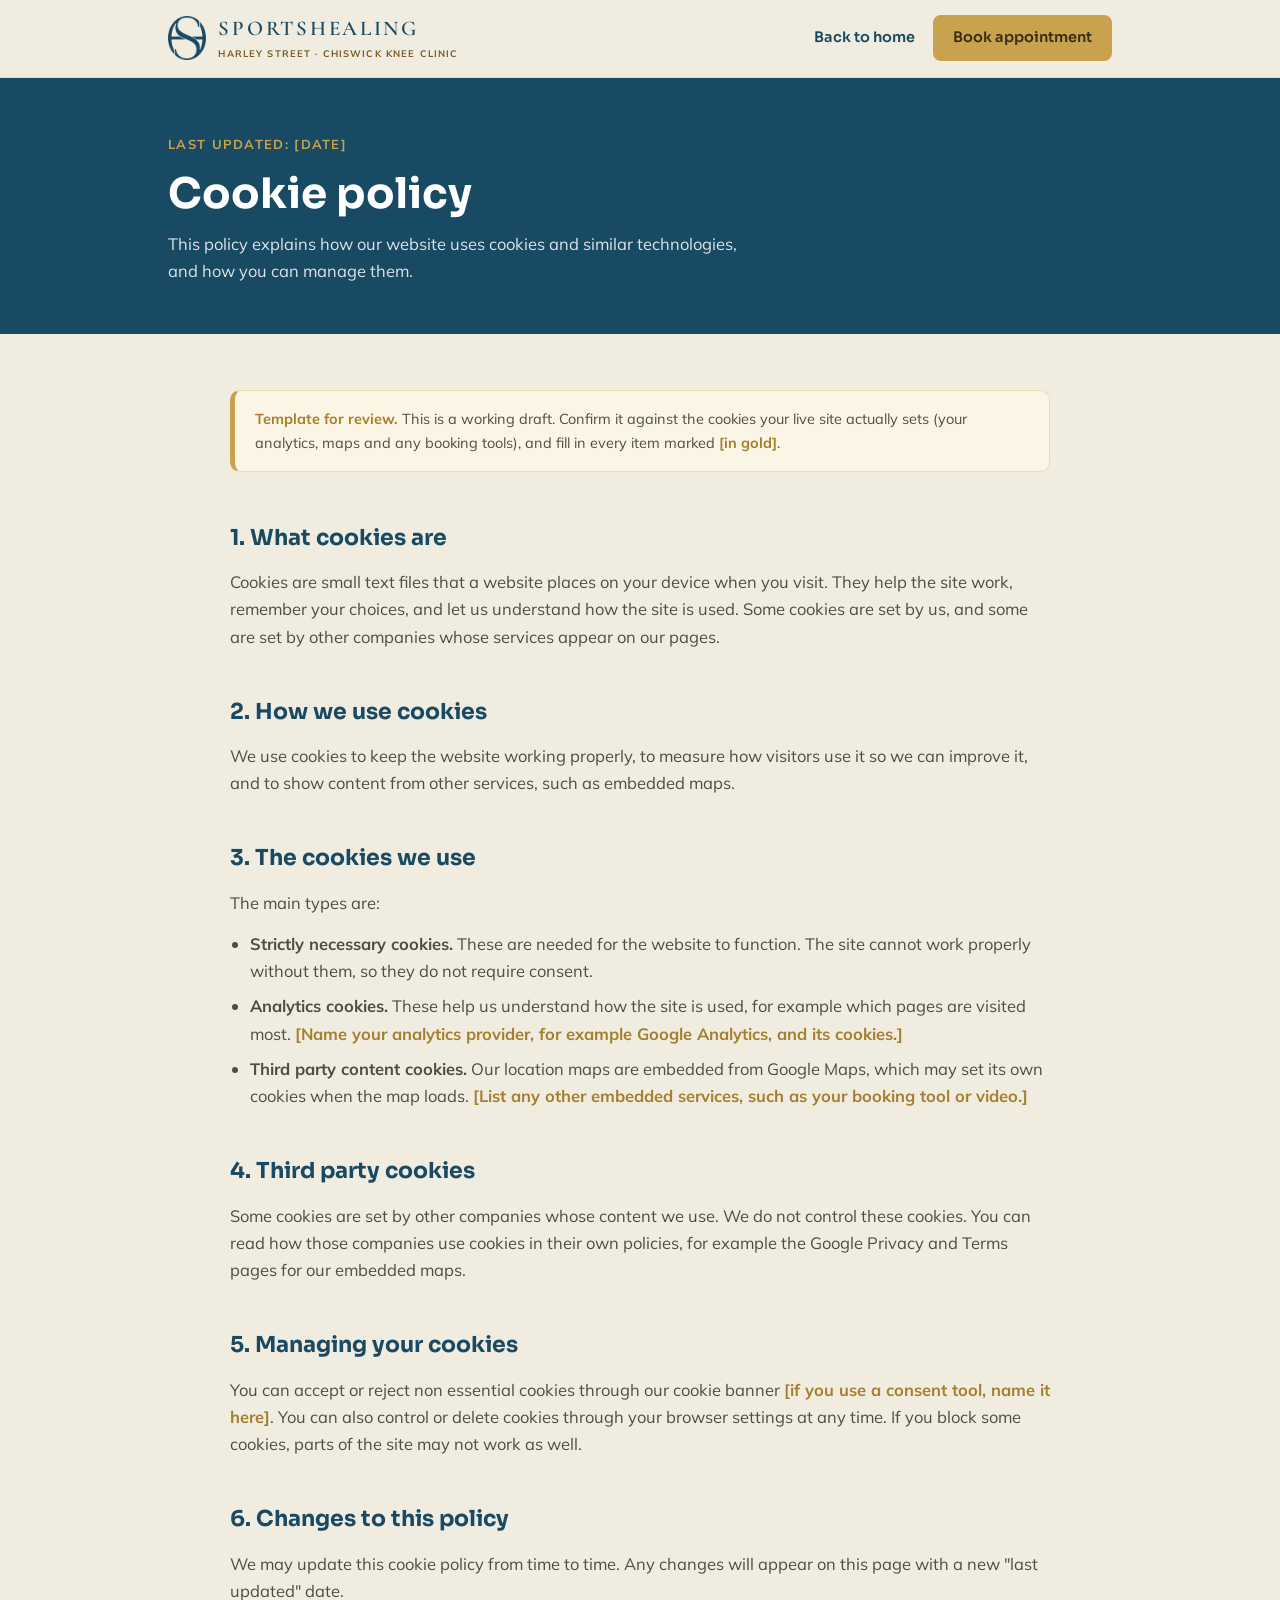
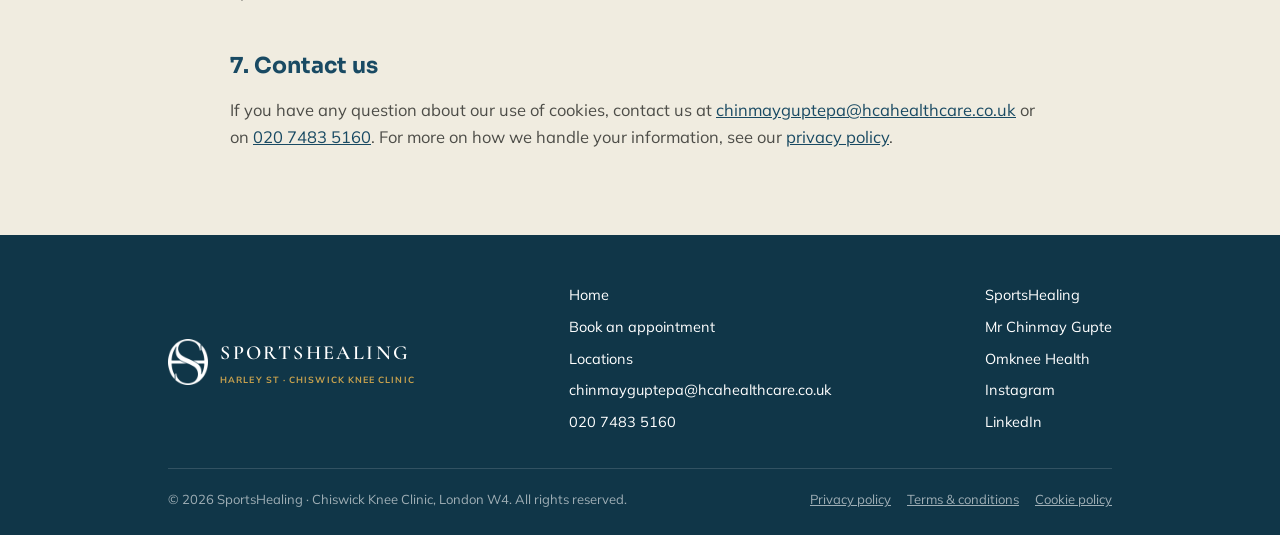
<file: cookie-policy.html>
<!DOCTYPE html>
<html lang="en-GB">
<head>
<meta charset="utf-8">
<meta name="viewport" content="width=device-width, initial-scale=1.0">
<title>Cookie Policy | Chiswick Knee Clinic</title>
<meta name="description" content="How the Chiswick Knee Clinic website uses cookies and how you can manage them.">
<meta name="robots" content="noindex">
<link rel="icon" type="image/png" sizes="32x32" href="assets/favicon-32.png">
<link rel="apple-touch-icon" href="assets/apple-touch-icon.png">
<link rel="canonical" href="https://chiswickkneeclinic.com/cookie-policy.html">
<meta name="site-version" content="v0.2.3">
<script type="application/ld+json">
{"@context":"https://schema.org","@type":"WebPage","name":"Cookie policy","url":"https://chiswickkneeclinic.com/cookie-policy.html","isPartOf":{"@type":"MedicalClinic","name":"Chiswick Knee Clinic","url":"https://chiswickkneeclinic.com/"},"publisher":{"@type":"Organization","name":"Sports Healing Ltd"}}
</script>
<link rel="preload" href="assets/fonts/mulish-latin.woff2" as="font" type="font/woff2" crossorigin>
<link rel="stylesheet" href="assets/fonts/fonts.css">
<style>
  :root{--primary:#194A63;--primary-dark:#103648;--gold:#C8A24E;--gold-dark:#A67F2E;
    --cream:#F0ECE0;--greige:#E4DFD0;--card:#FFFFFF;--ink:#22282c;--body:#4d4d48;--line:#E3DDCE;
    --display:'Sora',system-ui,sans-serif;--sans:'Mulish',system-ui,sans-serif;--serif:'Cormorant Garamond',Georgia,serif}
  *{box-sizing:border-box;margin:0;padding:0}
  body{font-family:var(--sans);color:var(--body);background:var(--cream);line-height:1.65;font-size:16.5px}
  a{color:var(--primary)}
  .wrap{max-width:1000px;margin:0 auto;padding:0 28px}
  :focus-visible{outline:3px solid var(--gold);outline-offset:3px}
  /* header */
  header{background:rgba(240,236,224,.94);backdrop-filter:blur(8px);border-bottom:1px solid var(--line);position:sticky;top:0;z-index:20}
  header .wrap{display:flex;align-items:center;gap:16px;padding:15px 28px}
  .brand{display:flex;align-items:center;gap:12px;text-decoration:none}
  .brand img{height:44px}
  .brand .wm{font-family:var(--serif);font-weight:600;font-size:21px;letter-spacing:.13em;color:var(--primary);text-transform:uppercase;line-height:1}
  .brand .loc{display:block;font-size:9.5px;letter-spacing:.12em;text-transform:uppercase;color:#7a5d22;font-weight:700;margin-top:4px;font-family:var(--sans)}
  header .sp{margin-left:auto;display:flex;gap:18px;align-items:center}
  header .sp a{font-family:var(--display);font-weight:600;font-size:14.5px;text-decoration:none}
  .btn{display:inline-flex;align-items:center;gap:8px;background:var(--gold);color:#3a2e12;font-family:var(--display);font-weight:600;
    font-size:14.5px;padding:11px 20px;border-radius:8px;text-decoration:none}
  /* title */
  .title{background:var(--primary);color:#fff;padding:56px 0 50px}
  .title h1{font-family:var(--display);font-size:42px;color:#fff;line-height:1.1;margin-bottom:12px}
  .title p{color:rgba(255,255,255,.85);max-width:60ch}
  .title .upd{font-size:13px;letter-spacing:.1em;text-transform:uppercase;color:var(--gold);font-weight:700;margin-bottom:16px}
  /* body */
  main{padding:56px 0 70px}
  .legal{max-width:820px;margin:0 auto}
  .note{background:#fbf5e6;border:1px solid #ecdcb4;border-left:5px solid var(--gold);border-radius:10px;padding:16px 20px;margin-bottom:40px;font-size:14.5px}
  .note b{color:var(--gold-dark)}
  .legal h2{font-family:var(--display);color:var(--primary);font-size:22px;margin:36px 0 12px;padding-top:8px}
  .legal p{margin-bottom:14px}
  .legal ul{margin:0 0 16px 20px}
  .legal li{margin-bottom:8px}
  .ph{color:var(--gold-dark);font-weight:700}
  /* footer */
  footer{background:var(--primary-dark);color:rgba(255,255,255,.82);padding:48px 0 24px;margin-top:0}
  footer .cols{display:flex;justify-content:space-between;gap:30px;flex-wrap:wrap;padding-bottom:26px;border-bottom:1px solid rgba(255,255,255,.14)}
  footer .fb{display:flex;align-items:center;gap:12px}
  footer .fb img{height:46px}
  footer .fb .wm{font-family:var(--serif);font-weight:600;font-size:20px;letter-spacing:.12em;color:#fff;text-transform:uppercase}
  footer .fb .loc{display:block;font-size:9px;letter-spacing:.12em;text-transform:uppercase;color:var(--gold);font-weight:700;margin-top:3px;font-family:var(--sans)}
  footer .fc a{color:#fff;text-decoration:none;display:block;margin-bottom:8px;font-size:14.5px}
  footer .fc a:hover{color:var(--gold)}
  footer .base{padding-top:20px;font-size:13px;color:rgba(255,255,255,.6);display:flex;justify-content:space-between;gap:16px;flex-wrap:wrap}
  footer .base a{color:rgba(255,255,255,.6);margin-left:16px}
  @media(max-width:700px){header .sp a:not(.btn){display:none} .title h1{font-size:32px}}
  /* Below ~430px the brand lock-up plus the Book button is wider than the
     viewport, which pushed the whole page into a sideways scroll. Shrink the
     lock-up and let the brand take the leftover space instead of its natural
     width. */
  @media(max-width:430px){
    /* Wrap onto two rows rather than shrink text to fit. Which font is in
       use decides the lock-up width, and the serif fallback is wider than
       Cormorant Garamond, so a size that fits with the webfont still
       collided with the button without it. Wrapping holds either way. */
    header .wrap{flex-wrap:wrap;gap:10px;padding-left:16px;padding-right:16px}
    .brand{flex:1 0 100%;min-width:0}
    .brand img{height:36px}
    .brand .wm{font-size:17px;letter-spacing:.08em}
    .brand .loc{font-size:8.5px;letter-spacing:.08em;white-space:normal}
    header .sp{margin-left:0;width:100%}
    header .sp .btn{width:100%;justify-content:center}
    .btn{padding:10px 14px;font-size:13.5px}
  }
</style>
</head>
<body>

<header>
  <div class="wrap">
    <a class="brand" href="./"><img src="assets/sportshealing-monogram.png" alt="SportsHealing"><span><span class="wm">SportsHealing</span><span class="loc">Harley Street · Chiswick Knee Clinic</span></span></a>
    <div class="sp">
      <a href="./">Back to home</a>
      <a class="btn" href="./#book">Book appointment</a>
    </div>
  </div>
</header>

<section class="title">
  <div class="wrap">
    <div class="upd">Last updated: [DATE]</div>
    <h1>Cookie policy</h1>
    <p>This policy explains how our website uses cookies and similar technologies, and how you can manage them.</p>
  </div>
</section>

<main>
  <div class="wrap">
    <div class="legal">

<div class="note"><b>Template for review.</b> This is a working draft. Confirm it against the cookies your live site actually sets (your analytics, maps and any booking tools), and fill in every item marked <span class="ph">[in gold]</span>.</div>
      <h2>1. What cookies are</h2>
      <p>Cookies are small text files that a website places on your device when you visit. They help the site work, remember your choices, and let us understand how the site is used. Some cookies are set by us, and some are set by other companies whose services appear on our pages.</p>

      <h2>2. How we use cookies</h2>
      <p>We use cookies to keep the website working properly, to measure how visitors use it so we can improve it, and to show content from other services, such as embedded maps.</p>

      <h2>3. The cookies we use</h2>
      <p>The main types are:</p>
      <ul>
        <li><b>Strictly necessary cookies.</b> These are needed for the website to function. The site cannot work properly without them, so they do not require consent.</li>
        <li><b>Analytics cookies.</b> These help us understand how the site is used, for example which pages are visited most. <span class="ph">[Name your analytics provider, for example Google Analytics, and its cookies.]</span></li>
        <li><b>Third party content cookies.</b> Our location maps are embedded from Google Maps, which may set its own cookies when the map loads. <span class="ph">[List any other embedded services, such as your booking tool or video.]</span></li>
      </ul>

      <h2>4. Third party cookies</h2>
      <p>Some cookies are set by other companies whose content we use. We do not control these cookies. You can read how those companies use cookies in their own policies, for example the Google Privacy and Terms pages for our embedded maps.</p>

      <h2>5. Managing your cookies</h2>
      <p>You can accept or reject non essential cookies through our cookie banner <span class="ph">[if you use a consent tool, name it here]</span>. You can also control or delete cookies through your browser settings at any time. If you block some cookies, parts of the site may not work as well.</p>

      <h2>6. Changes to this policy</h2>
      <p>We may update this cookie policy from time to time. Any changes will appear on this page with a new "last updated" date.</p>

      <h2>7. Contact us</h2>
      <p>If you have any question about our use of cookies, contact us at <a href="mailto:chinmayguptepa@hcahealthcare.co.uk">chinmayguptepa@hcahealthcare.co.uk</a> or on <a href="tel:+442074835160">020 7483 5160</a>. For more on how we handle your information, see our <a href="privacy-policy.html">privacy policy</a>.</p>

    </div>
  </div>
</main>

<footer>
  <div class="wrap">
    <div class="cols">
      <div class="fb"><img src="assets/sportshealing-monogram-light.png" alt="SportsHealing"><span><span class="wm">SportsHealing</span><span class="loc">Harley St · Chiswick Knee Clinic</span></span></div>
      <div class="fc">
        <a href="./">Home</a>
        <a href="./#book">Book an appointment</a>
        <a href="./#locations">Locations</a>
        <a href="mailto:chinmayguptepa@hcahealthcare.co.uk">chinmayguptepa@hcahealthcare.co.uk</a>
        <a href="tel:+442074835160">020 7483 5160</a>
      </div>
      <div class="fc">
        <a href="https://www.sportshealing.com/" target="_blank" rel="noopener">SportsHealing</a>
        <a href="https://www.chinmaygupte.com/" target="_blank" rel="noopener">Mr Chinmay Gupte</a>
        <a href="https://www.omkneehealth.com/" target="_blank" rel="noopener">Omknee Health</a>
        <a href="https://www.instagram.com/sportshealing/" target="_blank" rel="noopener">Instagram</a>
        <a href="https://www.linkedin.com/in/dr-chinmay-gupte-17317a35" target="_blank" rel="noopener">LinkedIn</a>
      </div>
    </div>
    <div class="base">
      <span>© 2026 SportsHealing · Chiswick Knee Clinic, London W4. All rights reserved.</span>
      <span><a href="privacy-policy.html">Privacy policy</a><a href="terms-and-conditions.html">Terms &amp; conditions</a><a href="cookie-policy.html">Cookie policy</a></span>
    </div>
  </div>
</footer>

</body>
</html>
</file>
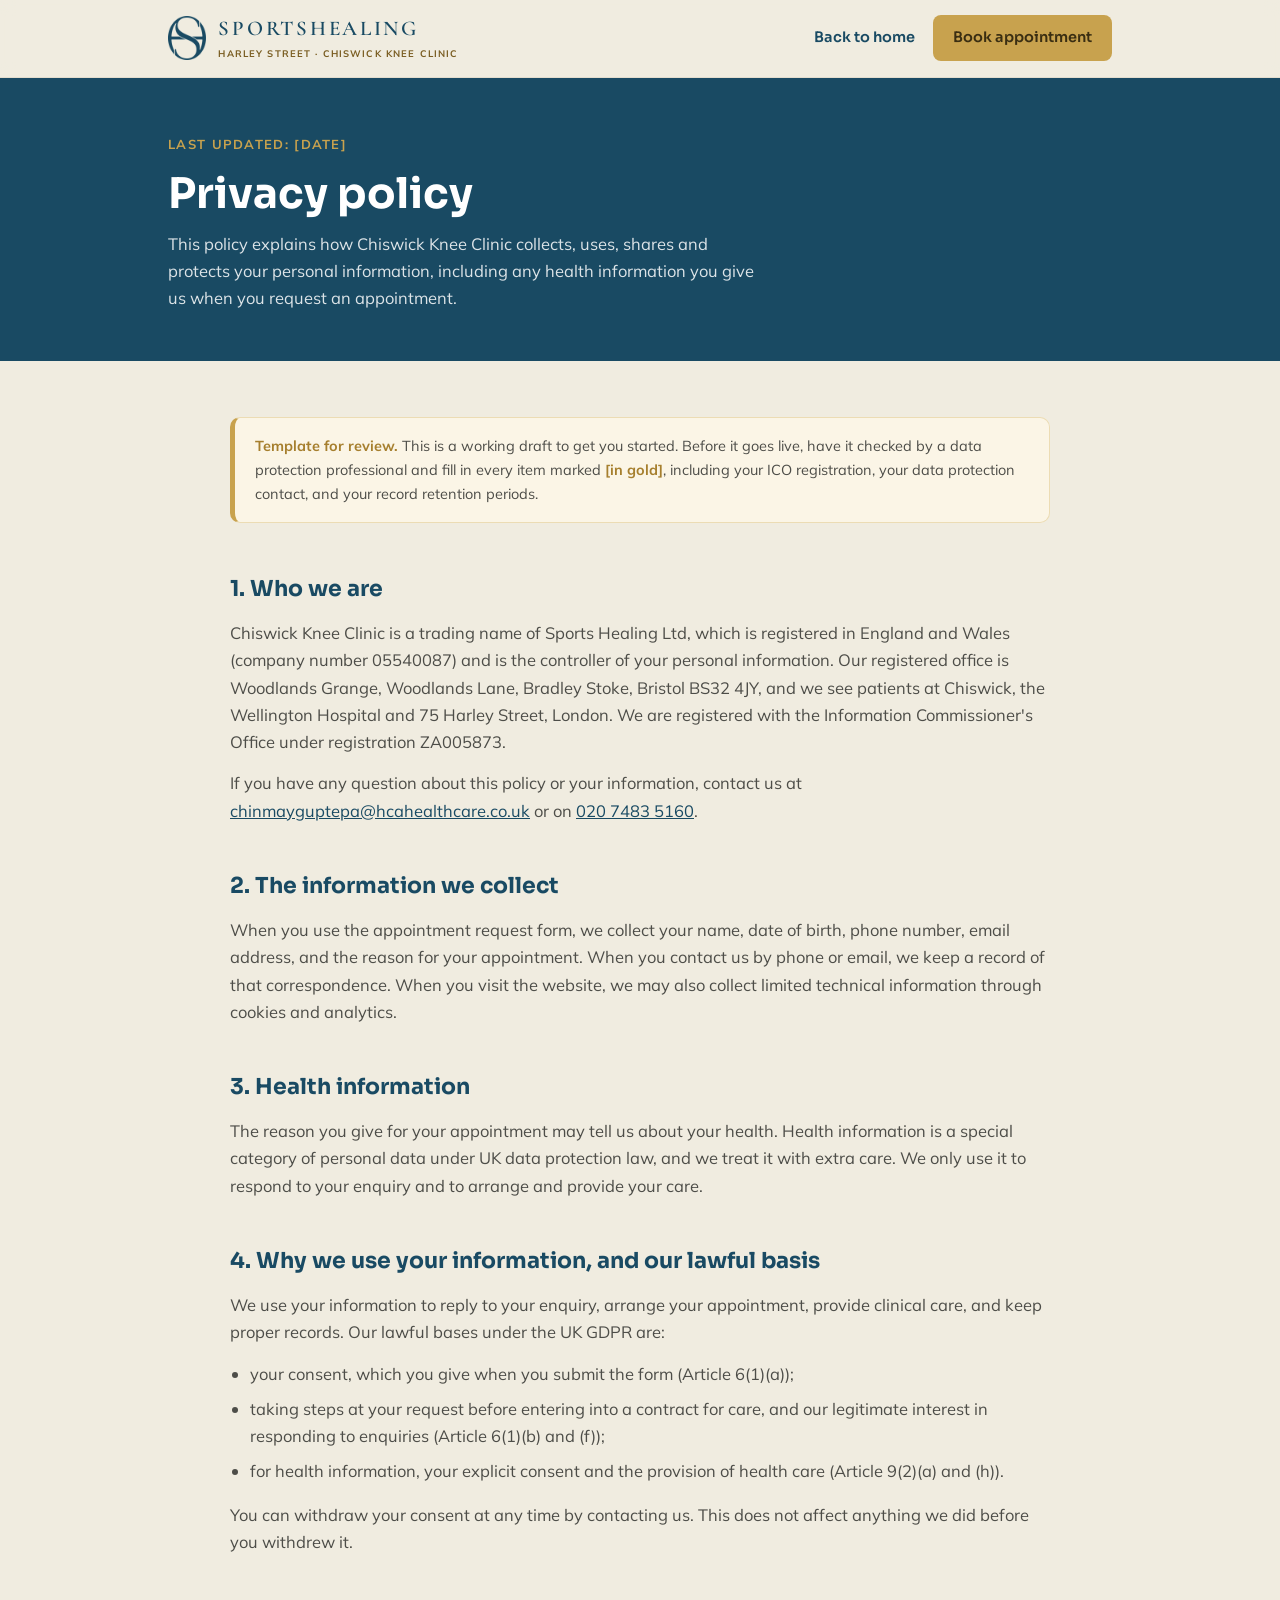
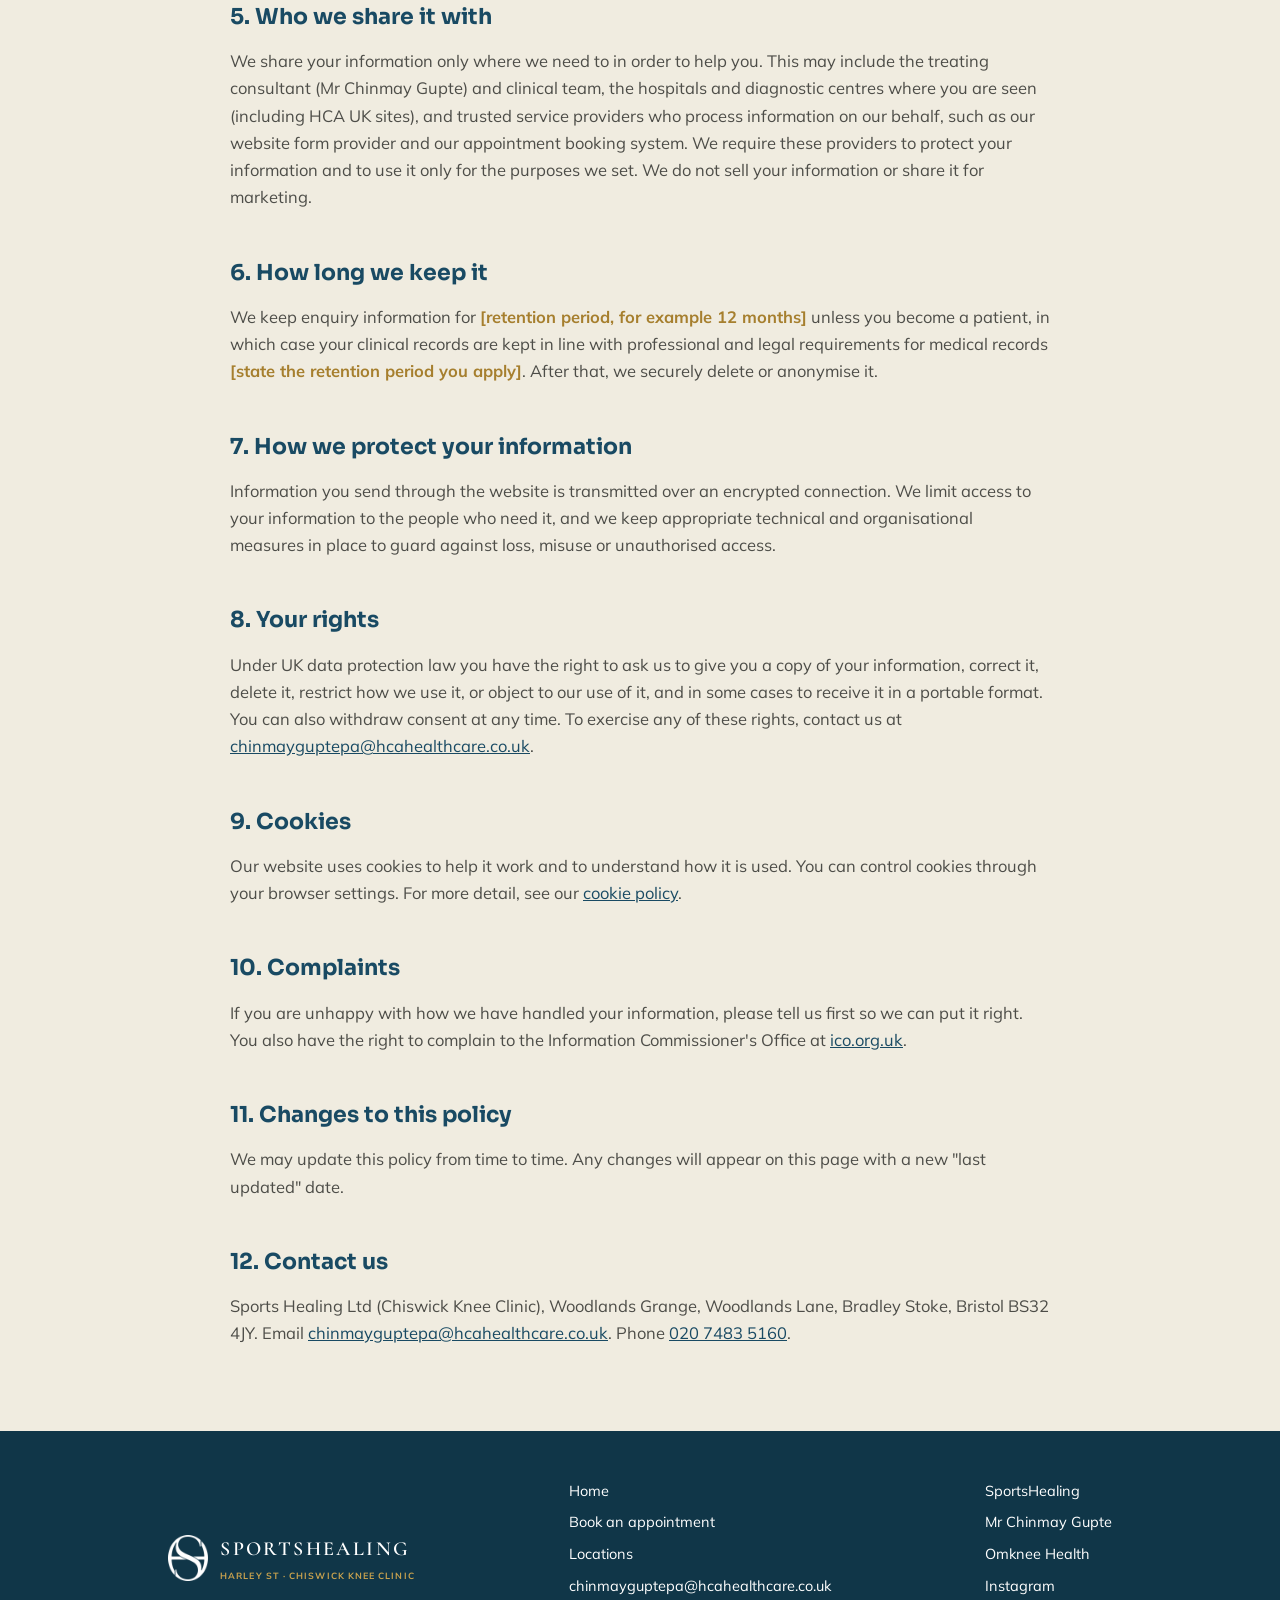
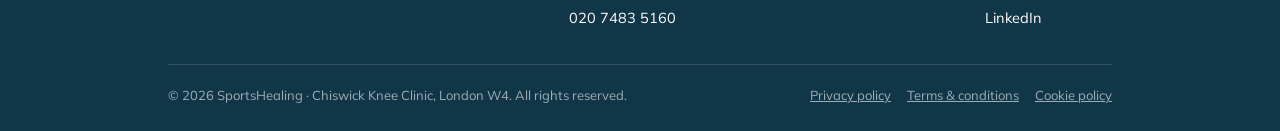
<file: privacy-policy.html>
<!DOCTYPE html>
<html lang="en-GB">
<head>
<meta charset="utf-8">
<meta name="viewport" content="width=device-width, initial-scale=1.0">
<title>Privacy Policy | Chiswick Knee Clinic</title>
<meta name="description" content="How Chiswick Knee Clinic collects, uses and protects your personal and health information.">
<meta name="robots" content="noindex">
<link rel="icon" type="image/png" sizes="32x32" href="assets/favicon-32.png">
<link rel="apple-touch-icon" href="assets/apple-touch-icon.png">
<link rel="canonical" href="https://chiswickkneeclinic.com/privacy-policy.html">
<meta name="site-version" content="v0.2.3">
<script type="application/ld+json">
{"@context":"https://schema.org","@type":"PrivacyPolicy","name":"Privacy policy","url":"https://chiswickkneeclinic.com/privacy-policy.html","isPartOf":{"@type":"MedicalClinic","name":"Chiswick Knee Clinic","url":"https://chiswickkneeclinic.com/"},"publisher":{"@type":"Organization","name":"Sports Healing Ltd"}}
</script>
<link rel="preload" href="assets/fonts/mulish-latin.woff2" as="font" type="font/woff2" crossorigin>
<link rel="stylesheet" href="assets/fonts/fonts.css">
<style>
  :root{--primary:#194A63;--primary-dark:#103648;--gold:#C8A24E;--gold-dark:#A67F2E;
    --cream:#F0ECE0;--greige:#E4DFD0;--card:#FFFFFF;--ink:#22282c;--body:#4d4d48;--line:#E3DDCE;
    --display:'Sora',system-ui,sans-serif;--sans:'Mulish',system-ui,sans-serif;--serif:'Cormorant Garamond',Georgia,serif}
  *{box-sizing:border-box;margin:0;padding:0}
  body{font-family:var(--sans);color:var(--body);background:var(--cream);line-height:1.65;font-size:16.5px}
  a{color:var(--primary)}
  .wrap{max-width:1000px;margin:0 auto;padding:0 28px}
  :focus-visible{outline:3px solid var(--gold);outline-offset:3px}
  /* header */
  header{background:rgba(240,236,224,.94);backdrop-filter:blur(8px);border-bottom:1px solid var(--line);position:sticky;top:0;z-index:20}
  header .wrap{display:flex;align-items:center;gap:16px;padding:15px 28px}
  .brand{display:flex;align-items:center;gap:12px;text-decoration:none}
  .brand img{height:44px}
  .brand .wm{font-family:var(--serif);font-weight:600;font-size:21px;letter-spacing:.13em;color:var(--primary);text-transform:uppercase;line-height:1}
  .brand .loc{display:block;font-size:9.5px;letter-spacing:.12em;text-transform:uppercase;color:#7a5d22;font-weight:700;margin-top:4px;font-family:var(--sans)}
  header .sp{margin-left:auto;display:flex;gap:18px;align-items:center}
  header .sp a{font-family:var(--display);font-weight:600;font-size:14.5px;text-decoration:none}
  .btn{display:inline-flex;align-items:center;gap:8px;background:var(--gold);color:#3a2e12;font-family:var(--display);font-weight:600;
    font-size:14.5px;padding:11px 20px;border-radius:8px;text-decoration:none}
  /* title */
  .title{background:var(--primary);color:#fff;padding:56px 0 50px}
  .title h1{font-family:var(--display);font-size:42px;color:#fff;line-height:1.1;margin-bottom:12px}
  .title p{color:rgba(255,255,255,.85);max-width:60ch}
  .title .upd{font-size:13px;letter-spacing:.1em;text-transform:uppercase;color:var(--gold);font-weight:700;margin-bottom:16px}
  /* body */
  main{padding:56px 0 70px}
  .legal{max-width:820px;margin:0 auto}
  .note{background:#fbf5e6;border:1px solid #ecdcb4;border-left:5px solid var(--gold);border-radius:10px;padding:16px 20px;margin-bottom:40px;font-size:14.5px}
  .note b{color:var(--gold-dark)}
  .legal h2{font-family:var(--display);color:var(--primary);font-size:22px;margin:36px 0 12px;padding-top:8px}
  .legal p{margin-bottom:14px}
  .legal ul{margin:0 0 16px 20px}
  .legal li{margin-bottom:8px}
  .ph{color:var(--gold-dark);font-weight:700}
  /* footer */
  footer{background:var(--primary-dark);color:rgba(255,255,255,.82);padding:48px 0 24px;margin-top:0}
  footer .cols{display:flex;justify-content:space-between;gap:30px;flex-wrap:wrap;padding-bottom:26px;border-bottom:1px solid rgba(255,255,255,.14)}
  footer .fb{display:flex;align-items:center;gap:12px}
  footer .fb img{height:46px}
  footer .fb .wm{font-family:var(--serif);font-weight:600;font-size:20px;letter-spacing:.12em;color:#fff;text-transform:uppercase}
  footer .fb .loc{display:block;font-size:9px;letter-spacing:.12em;text-transform:uppercase;color:var(--gold);font-weight:700;margin-top:3px;font-family:var(--sans)}
  footer .fc a{color:#fff;text-decoration:none;display:block;margin-bottom:8px;font-size:14.5px}
  footer .fc a:hover{color:var(--gold)}
  footer .base{padding-top:20px;font-size:13px;color:rgba(255,255,255,.6);display:flex;justify-content:space-between;gap:16px;flex-wrap:wrap}
  footer .base a{color:rgba(255,255,255,.6);margin-left:16px}
  @media(max-width:700px){header .sp a:not(.btn){display:none} .title h1{font-size:32px}}
  /* Below ~430px the brand lock-up plus the Book button is wider than the
     viewport, which pushed the whole page into a sideways scroll. Shrink the
     lock-up and let the brand take the leftover space instead of its natural
     width. */
  @media(max-width:430px){
    /* Wrap onto two rows rather than shrink text to fit. Which font is in
       use decides the lock-up width, and the serif fallback is wider than
       Cormorant Garamond, so a size that fits with the webfont still
       collided with the button without it. Wrapping holds either way. */
    header .wrap{flex-wrap:wrap;gap:10px;padding-left:16px;padding-right:16px}
    .brand{flex:1 0 100%;min-width:0}
    .brand img{height:36px}
    .brand .wm{font-size:17px;letter-spacing:.08em}
    .brand .loc{font-size:8.5px;letter-spacing:.08em;white-space:normal}
    header .sp{margin-left:0;width:100%}
    header .sp .btn{width:100%;justify-content:center}
    .btn{padding:10px 14px;font-size:13.5px}
  }
</style>
</head>
<body>

<header>
  <div class="wrap">
    <a class="brand" href="./"><img src="assets/sportshealing-monogram.png" alt="SportsHealing"><span><span class="wm">SportsHealing</span><span class="loc">Harley Street · Chiswick Knee Clinic</span></span></a>
    <div class="sp">
      <a href="./">Back to home</a>
      <a class="btn" href="./#book">Book appointment</a>
    </div>
  </div>
</header>

<section class="title">
  <div class="wrap">
    <div class="upd">Last updated: [DATE]</div>
    <h1>Privacy policy</h1>
    <p>This policy explains how Chiswick Knee Clinic collects, uses, shares and protects your personal information, including any health information you give us when you request an appointment.</p>
  </div>
</section>

<main>
  <div class="wrap">
    <div class="legal">

      <div class="note"><b>Template for review.</b> This is a working draft to get you started. Before it goes live, have it checked by a data protection professional and fill in every item marked <span class="ph">[in gold]</span>, including your ICO registration, your data protection contact, and your record retention periods.</div>

      <h2>1. Who we are</h2>
      <p>Chiswick Knee Clinic is a trading name of Sports Healing Ltd, which is registered in England and Wales (company number 05540087) and is the controller of your personal information. Our registered office is Woodlands Grange, Woodlands Lane, Bradley Stoke, Bristol BS32 4JY, and we see patients at Chiswick, the Wellington Hospital and 75 Harley Street, London. We are registered with the Information Commissioner's Office under registration ZA005873.</p>
      <p>If you have any question about this policy or your information, contact us at <a href="mailto:chinmayguptepa@hcahealthcare.co.uk">chinmayguptepa@hcahealthcare.co.uk</a> or on <a href="tel:+442074835160">020 7483 5160</a>.</p>

      <h2>2. The information we collect</h2>
      <p>When you use the appointment request form, we collect your name, date of birth, phone number, email address, and the reason for your appointment. When you contact us by phone or email, we keep a record of that correspondence. When you visit the website, we may also collect limited technical information through cookies and analytics.</p>

      <h2>3. Health information</h2>
      <p>The reason you give for your appointment may tell us about your health. Health information is a special category of personal data under UK data protection law, and we treat it with extra care. We only use it to respond to your enquiry and to arrange and provide your care.</p>

      <h2>4. Why we use your information, and our lawful basis</h2>
      <p>We use your information to reply to your enquiry, arrange your appointment, provide clinical care, and keep proper records. Our lawful bases under the UK GDPR are:</p>
      <ul>
        <li>your consent, which you give when you submit the form (Article 6(1)(a));</li>
        <li>taking steps at your request before entering into a contract for care, and our legitimate interest in responding to enquiries (Article 6(1)(b) and (f));</li>
        <li>for health information, your explicit consent and the provision of health care (Article 9(2)(a) and (h)).</li>
      </ul>
      <p>You can withdraw your consent at any time by contacting us. This does not affect anything we did before you withdrew it.</p>

      <h2>5. Who we share it with</h2>
      <p>We share your information only where we need to in order to help you. This may include the treating consultant (Mr Chinmay Gupte) and clinical team, the hospitals and diagnostic centres where you are seen (including HCA UK sites), and trusted service providers who process information on our behalf, such as our website form provider and our appointment booking system. We require these providers to protect your information and to use it only for the purposes we set. We do not sell your information or share it for marketing.</p>

      <h2>6. How long we keep it</h2>
      <p>We keep enquiry information for <span class="ph">[retention period, for example 12 months]</span> unless you become a patient, in which case your clinical records are kept in line with professional and legal requirements for medical records <span class="ph">[state the retention period you apply]</span>. After that, we securely delete or anonymise it.</p>

      <h2>7. How we protect your information</h2>
      <p>Information you send through the website is transmitted over an encrypted connection. We limit access to your information to the people who need it, and we keep appropriate technical and organisational measures in place to guard against loss, misuse or unauthorised access.</p>

      <h2>8. Your rights</h2>
      <p>Under UK data protection law you have the right to ask us to give you a copy of your information, correct it, delete it, restrict how we use it, or object to our use of it, and in some cases to receive it in a portable format. You can also withdraw consent at any time. To exercise any of these rights, contact us at <a href="mailto:chinmayguptepa@hcahealthcare.co.uk">chinmayguptepa@hcahealthcare.co.uk</a>.</p>

      <h2>9. Cookies</h2>
      <p>Our website uses cookies to help it work and to understand how it is used. You can control cookies through your browser settings. For more detail, see our <a href="cookie-policy.html">cookie policy</a>.</p>

      <h2>10. Complaints</h2>
      <p>If you are unhappy with how we have handled your information, please tell us first so we can put it right. You also have the right to complain to the Information Commissioner's Office at <a href="https://ico.org.uk" target="_blank" rel="noopener">ico.org.uk</a>.</p>

      <h2>11. Changes to this policy</h2>
      <p>We may update this policy from time to time. Any changes will appear on this page with a new "last updated" date.</p>

      <h2>12. Contact us</h2>
      <p>Sports Healing Ltd (Chiswick Knee Clinic), Woodlands Grange, Woodlands Lane, Bradley Stoke, Bristol BS32 4JY. Email <a href="mailto:chinmayguptepa@hcahealthcare.co.uk">chinmayguptepa@hcahealthcare.co.uk</a>. Phone <a href="tel:+442074835160">020 7483 5160</a>.</p>

    </div>
  </div>
</main>

<footer>
  <div class="wrap">
    <div class="cols">
      <div class="fb"><img src="assets/sportshealing-monogram-light.png" alt="SportsHealing"><span><span class="wm">SportsHealing</span><span class="loc">Harley St · Chiswick Knee Clinic</span></span></div>
      <div class="fc">
        <a href="./">Home</a>
        <a href="./#book">Book an appointment</a>
        <a href="./#locations">Locations</a>
        <a href="mailto:chinmayguptepa@hcahealthcare.co.uk">chinmayguptepa@hcahealthcare.co.uk</a>
        <a href="tel:+442074835160">020 7483 5160</a>
      </div>
      <div class="fc">
        <a href="https://www.sportshealing.com/" target="_blank" rel="noopener">SportsHealing</a>
        <a href="https://www.chinmaygupte.com/" target="_blank" rel="noopener">Mr Chinmay Gupte</a>
        <a href="https://www.omkneehealth.com/" target="_blank" rel="noopener">Omknee Health</a>
        <a href="https://www.instagram.com/sportshealing/" target="_blank" rel="noopener">Instagram</a>
        <a href="https://www.linkedin.com/in/dr-chinmay-gupte-17317a35" target="_blank" rel="noopener">LinkedIn</a>
      </div>
    </div>
    <div class="base">
      <span>© 2026 SportsHealing · Chiswick Knee Clinic, London W4. All rights reserved.</span>
      <span><a href="privacy-policy.html">Privacy policy</a><a href="terms-and-conditions.html">Terms &amp; conditions</a><a href="cookie-policy.html">Cookie policy</a></span>
    </div>
  </div>
</footer>

</body>
</html>
</file>
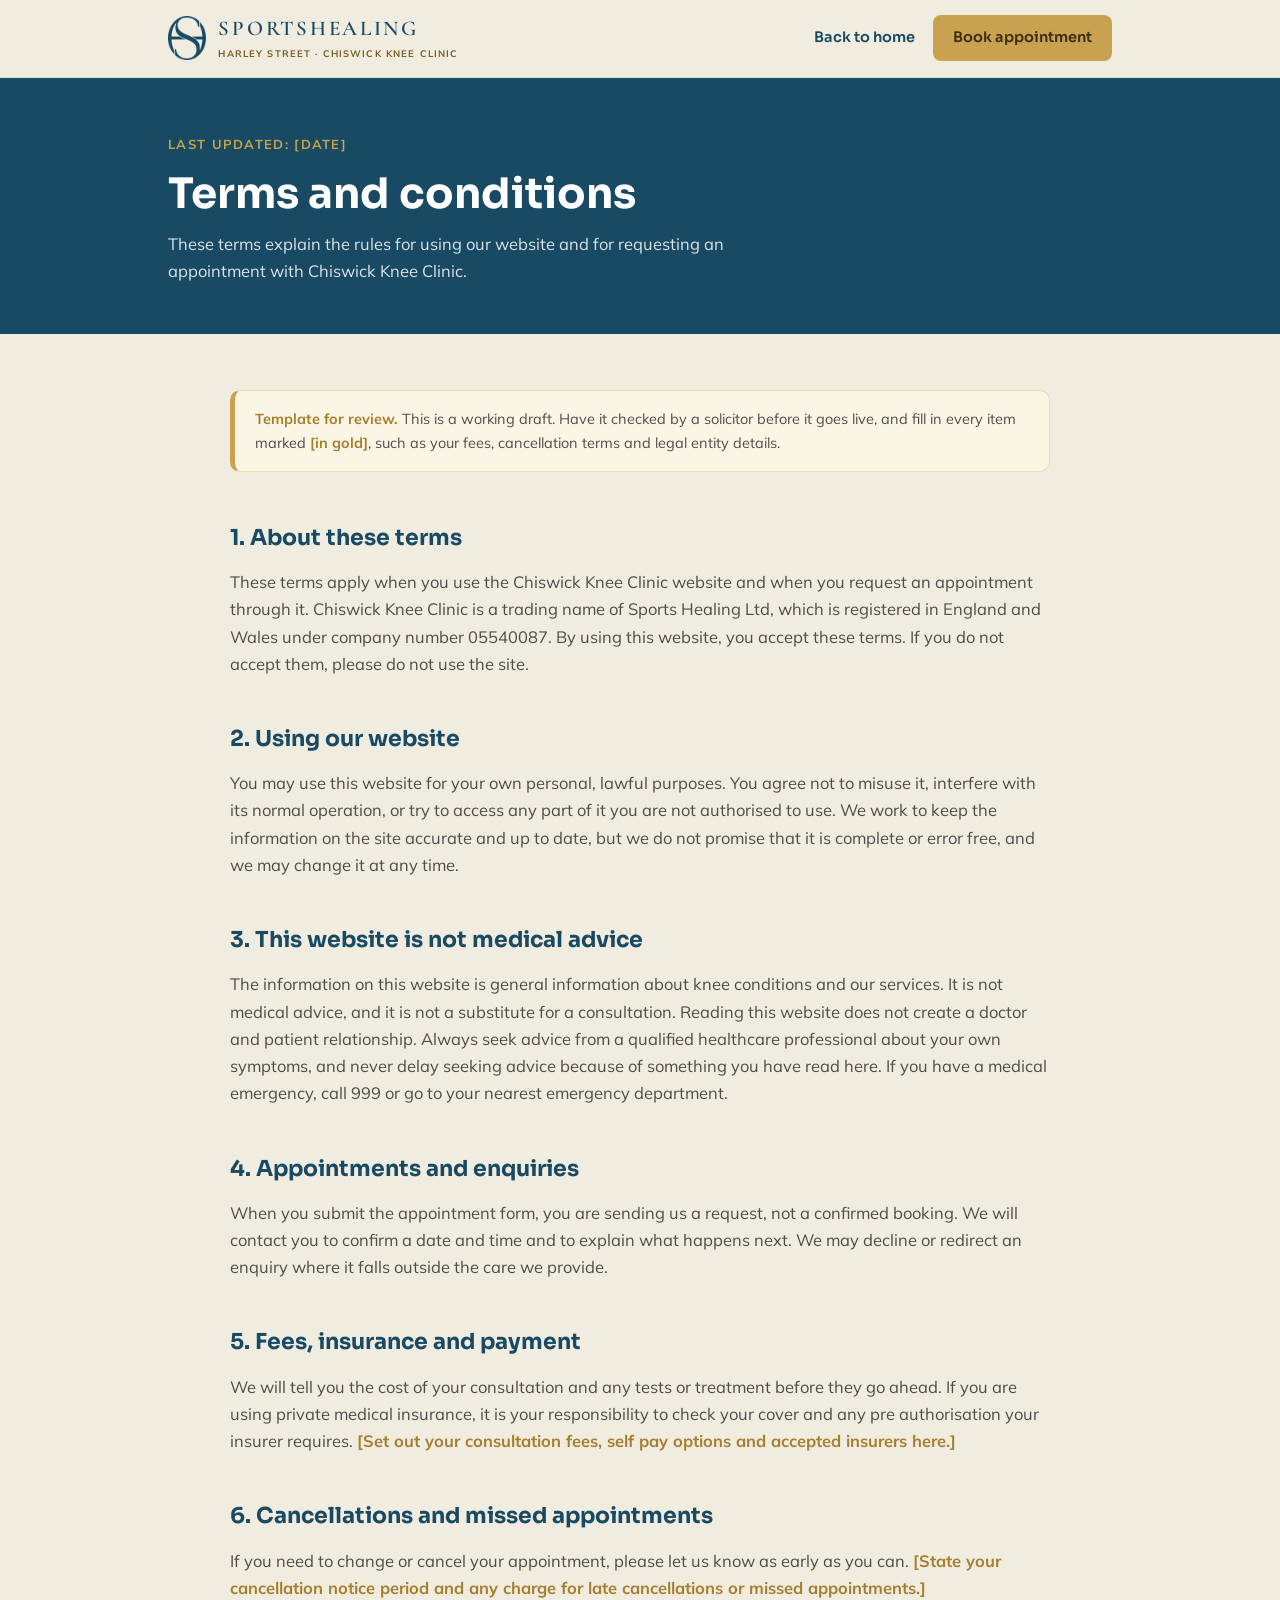
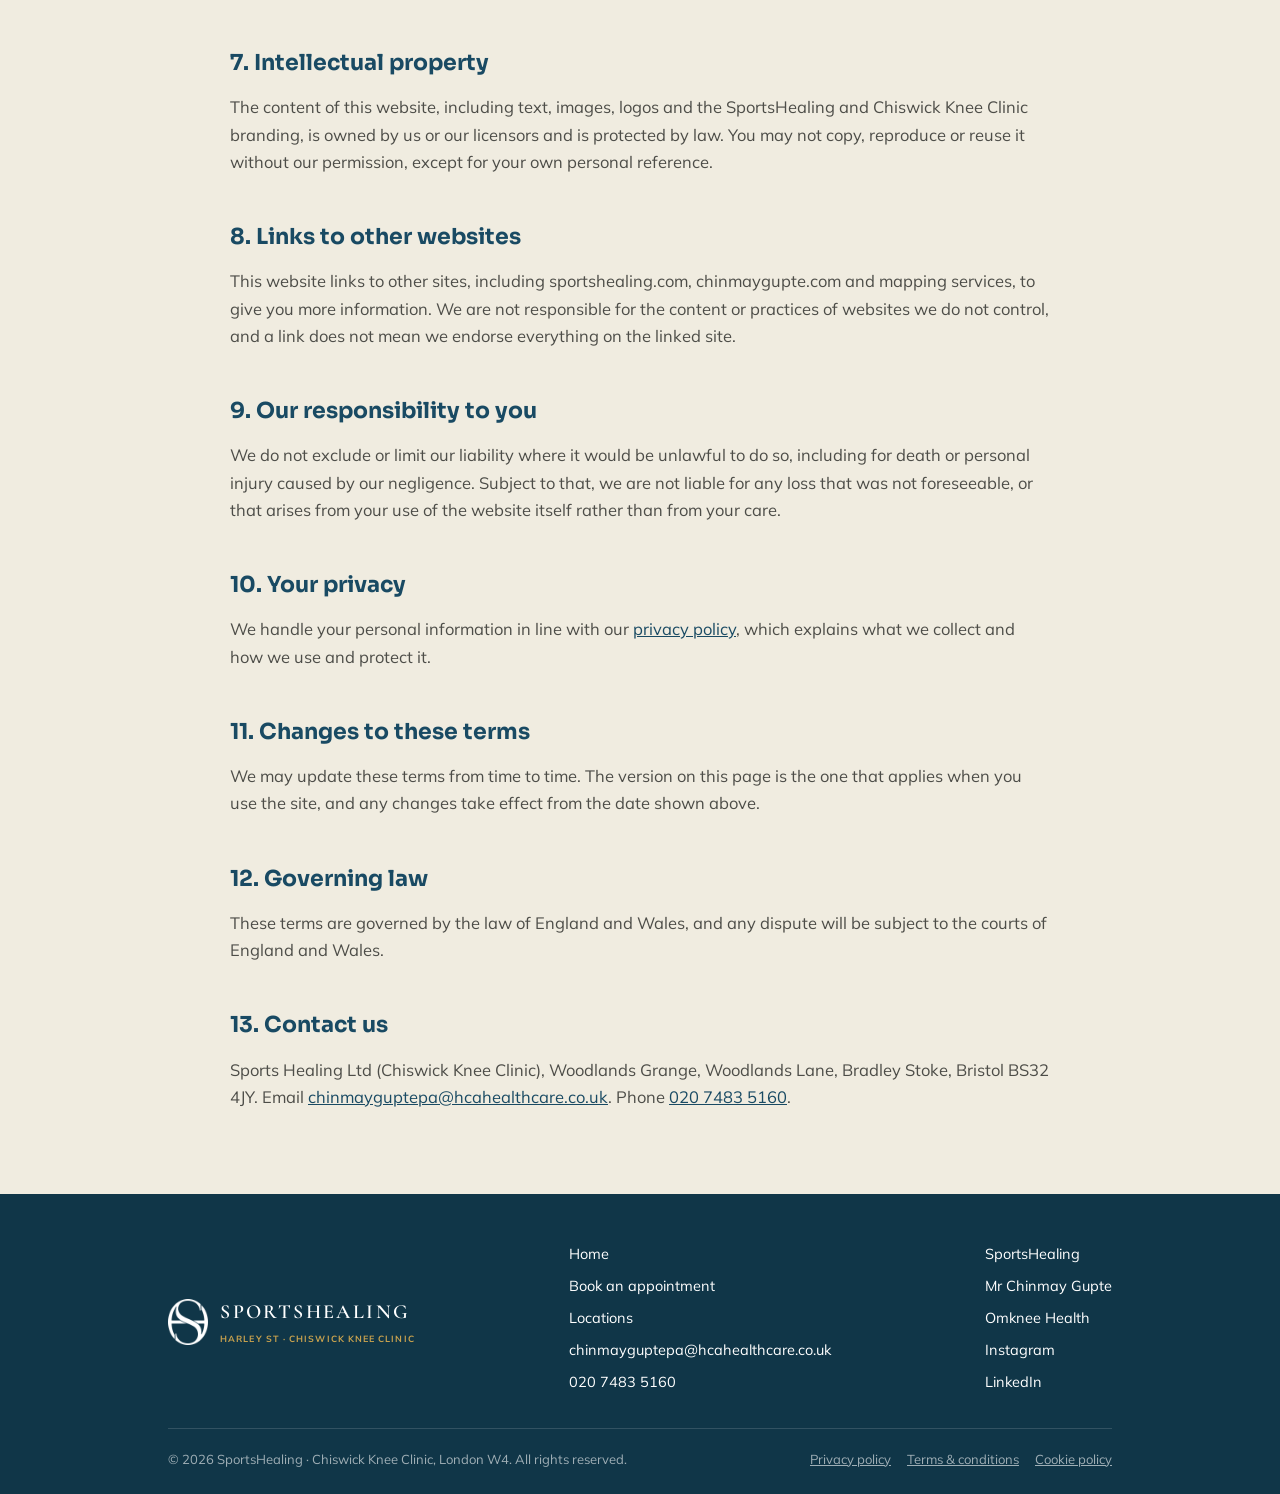
<file: terms-and-conditions.html>
<!DOCTYPE html>
<html lang="en-GB">
<head>
<meta charset="utf-8">
<meta name="viewport" content="width=device-width, initial-scale=1.0">
<title>Terms &amp; Conditions | Chiswick Knee Clinic</title>
<meta name="description" content="The terms for using the Chiswick Knee Clinic website and requesting an appointment.">
<meta name="robots" content="noindex">
<link rel="icon" type="image/png" sizes="32x32" href="assets/favicon-32.png">
<link rel="apple-touch-icon" href="assets/apple-touch-icon.png">
<link rel="canonical" href="https://chiswickkneeclinic.com/terms-and-conditions.html">
<meta name="site-version" content="v0.2.3">
<script type="application/ld+json">
{"@context":"https://schema.org","@type":"WebPage","name":"Terms and conditions","url":"https://chiswickkneeclinic.com/terms-and-conditions.html","isPartOf":{"@type":"MedicalClinic","name":"Chiswick Knee Clinic","url":"https://chiswickkneeclinic.com/"},"publisher":{"@type":"Organization","name":"Sports Healing Ltd"}}
</script>
<link rel="preload" href="assets/fonts/mulish-latin.woff2" as="font" type="font/woff2" crossorigin>
<link rel="stylesheet" href="assets/fonts/fonts.css">
<style>
  :root{--primary:#194A63;--primary-dark:#103648;--gold:#C8A24E;--gold-dark:#A67F2E;
    --cream:#F0ECE0;--greige:#E4DFD0;--card:#FFFFFF;--ink:#22282c;--body:#4d4d48;--line:#E3DDCE;
    --display:'Sora',system-ui,sans-serif;--sans:'Mulish',system-ui,sans-serif;--serif:'Cormorant Garamond',Georgia,serif}
  *{box-sizing:border-box;margin:0;padding:0}
  body{font-family:var(--sans);color:var(--body);background:var(--cream);line-height:1.65;font-size:16.5px}
  a{color:var(--primary)}
  .wrap{max-width:1000px;margin:0 auto;padding:0 28px}
  :focus-visible{outline:3px solid var(--gold);outline-offset:3px}
  /* header */
  header{background:rgba(240,236,224,.94);backdrop-filter:blur(8px);border-bottom:1px solid var(--line);position:sticky;top:0;z-index:20}
  header .wrap{display:flex;align-items:center;gap:16px;padding:15px 28px}
  .brand{display:flex;align-items:center;gap:12px;text-decoration:none}
  .brand img{height:44px}
  .brand .wm{font-family:var(--serif);font-weight:600;font-size:21px;letter-spacing:.13em;color:var(--primary);text-transform:uppercase;line-height:1}
  .brand .loc{display:block;font-size:9.5px;letter-spacing:.12em;text-transform:uppercase;color:#7a5d22;font-weight:700;margin-top:4px;font-family:var(--sans)}
  header .sp{margin-left:auto;display:flex;gap:18px;align-items:center}
  header .sp a{font-family:var(--display);font-weight:600;font-size:14.5px;text-decoration:none}
  .btn{display:inline-flex;align-items:center;gap:8px;background:var(--gold);color:#3a2e12;font-family:var(--display);font-weight:600;
    font-size:14.5px;padding:11px 20px;border-radius:8px;text-decoration:none}
  /* title */
  .title{background:var(--primary);color:#fff;padding:56px 0 50px}
  .title h1{font-family:var(--display);font-size:42px;color:#fff;line-height:1.1;margin-bottom:12px}
  .title p{color:rgba(255,255,255,.85);max-width:60ch}
  .title .upd{font-size:13px;letter-spacing:.1em;text-transform:uppercase;color:var(--gold);font-weight:700;margin-bottom:16px}
  /* body */
  main{padding:56px 0 70px}
  .legal{max-width:820px;margin:0 auto}
  .note{background:#fbf5e6;border:1px solid #ecdcb4;border-left:5px solid var(--gold);border-radius:10px;padding:16px 20px;margin-bottom:40px;font-size:14.5px}
  .note b{color:var(--gold-dark)}
  .legal h2{font-family:var(--display);color:var(--primary);font-size:22px;margin:36px 0 12px;padding-top:8px}
  .legal p{margin-bottom:14px}
  .legal ul{margin:0 0 16px 20px}
  .legal li{margin-bottom:8px}
  .ph{color:var(--gold-dark);font-weight:700}
  /* footer */
  footer{background:var(--primary-dark);color:rgba(255,255,255,.82);padding:48px 0 24px;margin-top:0}
  footer .cols{display:flex;justify-content:space-between;gap:30px;flex-wrap:wrap;padding-bottom:26px;border-bottom:1px solid rgba(255,255,255,.14)}
  footer .fb{display:flex;align-items:center;gap:12px}
  footer .fb img{height:46px}
  footer .fb .wm{font-family:var(--serif);font-weight:600;font-size:20px;letter-spacing:.12em;color:#fff;text-transform:uppercase}
  footer .fb .loc{display:block;font-size:9px;letter-spacing:.12em;text-transform:uppercase;color:var(--gold);font-weight:700;margin-top:3px;font-family:var(--sans)}
  footer .fc a{color:#fff;text-decoration:none;display:block;margin-bottom:8px;font-size:14.5px}
  footer .fc a:hover{color:var(--gold)}
  footer .base{padding-top:20px;font-size:13px;color:rgba(255,255,255,.6);display:flex;justify-content:space-between;gap:16px;flex-wrap:wrap}
  footer .base a{color:rgba(255,255,255,.6);margin-left:16px}
  @media(max-width:700px){header .sp a:not(.btn){display:none} .title h1{font-size:32px}}
  /* Below ~430px the brand lock-up plus the Book button is wider than the
     viewport, which pushed the whole page into a sideways scroll. Shrink the
     lock-up and let the brand take the leftover space instead of its natural
     width. */
  @media(max-width:430px){
    /* Wrap onto two rows rather than shrink text to fit. Which font is in
       use decides the lock-up width, and the serif fallback is wider than
       Cormorant Garamond, so a size that fits with the webfont still
       collided with the button without it. Wrapping holds either way. */
    header .wrap{flex-wrap:wrap;gap:10px;padding-left:16px;padding-right:16px}
    .brand{flex:1 0 100%;min-width:0}
    .brand img{height:36px}
    .brand .wm{font-size:17px;letter-spacing:.08em}
    .brand .loc{font-size:8.5px;letter-spacing:.08em;white-space:normal}
    header .sp{margin-left:0;width:100%}
    header .sp .btn{width:100%;justify-content:center}
    .btn{padding:10px 14px;font-size:13.5px}
  }
</style>
</head>
<body>

<header>
  <div class="wrap">
    <a class="brand" href="./"><img src="assets/sportshealing-monogram.png" alt="SportsHealing"><span><span class="wm">SportsHealing</span><span class="loc">Harley Street · Chiswick Knee Clinic</span></span></a>
    <div class="sp">
      <a href="./">Back to home</a>
      <a class="btn" href="./#book">Book appointment</a>
    </div>
  </div>
</header>

<section class="title">
  <div class="wrap">
    <div class="upd">Last updated: [DATE]</div>
    <h1>Terms and conditions</h1>
    <p>These terms explain the rules for using our website and for requesting an appointment with Chiswick Knee Clinic.</p>
  </div>
</section>

<main>
  <div class="wrap">
    <div class="legal">

<div class="note"><b>Template for review.</b> This is a working draft. Have it checked by a solicitor before it goes live, and fill in every item marked <span class="ph">[in gold]</span>, such as your fees, cancellation terms and legal entity details.</div>
      <h2>1. About these terms</h2>
      <p>These terms apply when you use the Chiswick Knee Clinic website and when you request an appointment through it. Chiswick Knee Clinic is a trading name of Sports Healing Ltd, which is registered in England and Wales under company number 05540087. By using this website, you accept these terms. If you do not accept them, please do not use the site.</p>

      <h2>2. Using our website</h2>
      <p>You may use this website for your own personal, lawful purposes. You agree not to misuse it, interfere with its normal operation, or try to access any part of it you are not authorised to use. We work to keep the information on the site accurate and up to date, but we do not promise that it is complete or error free, and we may change it at any time.</p>

      <h2>3. This website is not medical advice</h2>
      <p>The information on this website is general information about knee conditions and our services. It is not medical advice, and it is not a substitute for a consultation. Reading this website does not create a doctor and patient relationship. Always seek advice from a qualified healthcare professional about your own symptoms, and never delay seeking advice because of something you have read here. If you have a medical emergency, call 999 or go to your nearest emergency department.</p>

      <h2>4. Appointments and enquiries</h2>
      <p>When you submit the appointment form, you are sending us a request, not a confirmed booking. We will contact you to confirm a date and time and to explain what happens next. We may decline or redirect an enquiry where it falls outside the care we provide.</p>

      <h2>5. Fees, insurance and payment</h2>
      <p>We will tell you the cost of your consultation and any tests or treatment before they go ahead. If you are using private medical insurance, it is your responsibility to check your cover and any pre authorisation your insurer requires. <span class="ph">[Set out your consultation fees, self pay options and accepted insurers here.]</span></p>

      <h2>6. Cancellations and missed appointments</h2>
      <p>If you need to change or cancel your appointment, please let us know as early as you can. <span class="ph">[State your cancellation notice period and any charge for late cancellations or missed appointments.]</span></p>

      <h2>7. Intellectual property</h2>
      <p>The content of this website, including text, images, logos and the SportsHealing and Chiswick Knee Clinic branding, is owned by us or our licensors and is protected by law. You may not copy, reproduce or reuse it without our permission, except for your own personal reference.</p>

      <h2>8. Links to other websites</h2>
      <p>This website links to other sites, including sportshealing.com, chinmaygupte.com and mapping services, to give you more information. We are not responsible for the content or practices of websites we do not control, and a link does not mean we endorse everything on the linked site.</p>

      <h2>9. Our responsibility to you</h2>
      <p>We do not exclude or limit our liability where it would be unlawful to do so, including for death or personal injury caused by our negligence. Subject to that, we are not liable for any loss that was not foreseeable, or that arises from your use of the website itself rather than from your care.</p>

      <h2>10. Your privacy</h2>
      <p>We handle your personal information in line with our <a href="privacy-policy.html">privacy policy</a>, which explains what we collect and how we use and protect it.</p>

      <h2>11. Changes to these terms</h2>
      <p>We may update these terms from time to time. The version on this page is the one that applies when you use the site, and any changes take effect from the date shown above.</p>

      <h2>12. Governing law</h2>
      <p>These terms are governed by the law of England and Wales, and any dispute will be subject to the courts of England and Wales.</p>

      <h2>13. Contact us</h2>
      <p>Sports Healing Ltd (Chiswick Knee Clinic), Woodlands Grange, Woodlands Lane, Bradley Stoke, Bristol BS32 4JY. Email <a href="mailto:chinmayguptepa@hcahealthcare.co.uk">chinmayguptepa@hcahealthcare.co.uk</a>. Phone <a href="tel:+442074835160">020 7483 5160</a>.</p>

    </div>
  </div>
</main>

<footer>
  <div class="wrap">
    <div class="cols">
      <div class="fb"><img src="assets/sportshealing-monogram-light.png" alt="SportsHealing"><span><span class="wm">SportsHealing</span><span class="loc">Harley St · Chiswick Knee Clinic</span></span></div>
      <div class="fc">
        <a href="./">Home</a>
        <a href="./#book">Book an appointment</a>
        <a href="./#locations">Locations</a>
        <a href="mailto:chinmayguptepa@hcahealthcare.co.uk">chinmayguptepa@hcahealthcare.co.uk</a>
        <a href="tel:+442074835160">020 7483 5160</a>
      </div>
      <div class="fc">
        <a href="https://www.sportshealing.com/" target="_blank" rel="noopener">SportsHealing</a>
        <a href="https://www.chinmaygupte.com/" target="_blank" rel="noopener">Mr Chinmay Gupte</a>
        <a href="https://www.omkneehealth.com/" target="_blank" rel="noopener">Omknee Health</a>
        <a href="https://www.instagram.com/sportshealing/" target="_blank" rel="noopener">Instagram</a>
        <a href="https://www.linkedin.com/in/dr-chinmay-gupte-17317a35" target="_blank" rel="noopener">LinkedIn</a>
      </div>
    </div>
    <div class="base">
      <span>© 2026 SportsHealing · Chiswick Knee Clinic, London W4. All rights reserved.</span>
      <span><a href="privacy-policy.html">Privacy policy</a><a href="terms-and-conditions.html">Terms &amp; conditions</a><a href="cookie-policy.html">Cookie policy</a></span>
    </div>
  </div>
</footer>

</body>
</html>
</file>
<file: assets/fonts/fonts.css>
/* Self-hosted web fonts, so visitors' browsers never contact Google.
   Variable woff2 files from Google Fonts, latin and latin-ext subsets only.
   Sora, Mulish and Cormorant Garamond are licensed under the SIL Open Font
   License 1.1 (https://openfontlicense.org). */

/* latin-ext */
@font-face{font-family:'Cormorant Garamond';font-style:normal;font-weight:500 600;font-display:swap;
  src:url(cormorant-garamond-latin-ext.woff2) format('woff2');
  unicode-range:U+0100-02BA, U+02BD-02C5, U+02C7-02CC, U+02CE-02D7, U+02DD-02FF, U+0304, U+0308, U+0329, U+1D00-1DBF, U+1E00-1E9F, U+1EF2-1EFF, U+2020, U+20A0-20AB, U+20AD-20C4, U+2113, U+2C60-2C7F, U+A720-A7FF;}
/* latin */
@font-face{font-family:'Cormorant Garamond';font-style:normal;font-weight:500 600;font-display:swap;
  src:url(cormorant-garamond-latin.woff2) format('woff2');
  unicode-range:U+0000-00FF, U+0131, U+0152-0153, U+02BB-02BC, U+02C6, U+02DA, U+02DC, U+0304, U+0308, U+0329, U+2000-206F, U+20AC, U+2122, U+2191, U+2193, U+2212, U+2215, U+FEFF, U+FFFD;}
/* latin-ext */
@font-face{font-family:'Mulish';font-style:normal;font-weight:400 700;font-display:swap;
  src:url(mulish-latin-ext.woff2) format('woff2');
  unicode-range:U+0100-02BA, U+02BD-02C5, U+02C7-02CC, U+02CE-02D7, U+02DD-02FF, U+0304, U+0308, U+0329, U+1D00-1DBF, U+1E00-1E9F, U+1EF2-1EFF, U+2020, U+20A0-20AB, U+20AD-20C4, U+2113, U+2C60-2C7F, U+A720-A7FF;}
/* latin */
@font-face{font-family:'Mulish';font-style:normal;font-weight:400 700;font-display:swap;
  src:url(mulish-latin.woff2) format('woff2');
  unicode-range:U+0000-00FF, U+0131, U+0152-0153, U+02BB-02BC, U+02C6, U+02DA, U+02DC, U+0304, U+0308, U+0329, U+2000-206F, U+20AC, U+2122, U+2191, U+2193, U+2212, U+2215, U+FEFF, U+FFFD;}
/* latin-ext */
@font-face{font-family:'Sora';font-style:normal;font-weight:500 800;font-display:swap;
  src:url(sora-latin-ext.woff2) format('woff2');
  unicode-range:U+0100-02BA, U+02BD-02C5, U+02C7-02CC, U+02CE-02D7, U+02DD-02FF, U+0304, U+0308, U+0329, U+1D00-1DBF, U+1E00-1E9F, U+1EF2-1EFF, U+2020, U+20A0-20AB, U+20AD-20C4, U+2113, U+2C60-2C7F, U+A720-A7FF;}
/* latin */
@font-face{font-family:'Sora';font-style:normal;font-weight:500 800;font-display:swap;
  src:url(sora-latin.woff2) format('woff2');
  unicode-range:U+0000-00FF, U+0131, U+0152-0153, U+02BB-02BC, U+02C6, U+02DA, U+02DC, U+0304, U+0308, U+0329, U+2000-206F, U+20AC, U+2122, U+2191, U+2193, U+2212, U+2215, U+FEFF, U+FFFD;}
</file>
